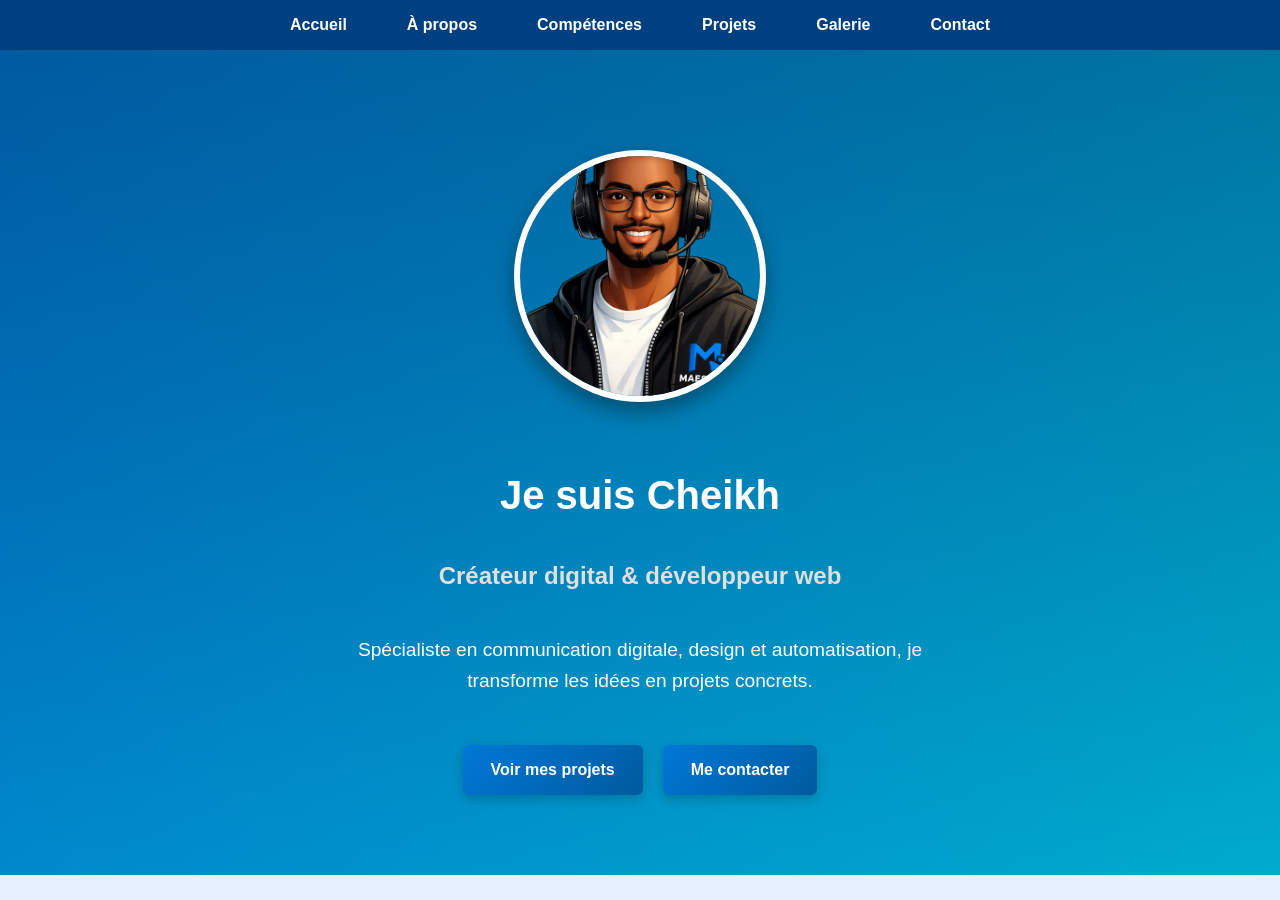
<file: index.html>
<!DOCTYPE html>
<html lang="fr">
<head>
  <meta charset="UTF-8">
  <meta name="viewport" content="width=device-width, initial-scale=1.0">
  <title>Accueil - Portfolio Cheikh</title>
  <link rel="stylesheet" href="style.css">
</head>
<body id="home-page">
  <!-- Menu de navigation -->
  <nav>
    <div class="nav-container">
    
      <!-- Bouton hamburger pour mobile -->
      <button class="burger">☰</button>

      <!-- Liens de navigation -->
      <ul class="nav-links">
        <li><a href="index.html" class="active">Accueil</a></li>
        <li><a href="about/index.html">À propos</a></li>
        <li><a href="skills/index.html">Compétences</a></li>
        <li><a href="projects/index.html">Projets</a></li>
        <li><a href="gallery/index.html">Galerie</a></li>
        <li><a href="contact/index.html">Contact</a></li>
      </ul>
    </div>
  </nav>

  <!-- Section d’accueil -->
  <header class="hero">
    <img src="assets/monavatar.png" alt="Avatar Cheikh" class="avatar">
    <h1>Je suis Cheikh</h1>
    <h2>Créateur digital & développeur web</h2>
    <p>Spécialiste en communication digitale, design et automatisation, je transforme les idées en projets concrets.</p>
    <div class="cta-container">
      <a href="projects/index.html" class="cta-button">Voir mes projets</a>
      <a href="contact/index.html" class="cta-button secondary">Me contacter</a>
    </div>
  </header>

  <!-- Script pour activer le menu mobile -->
  <script>
    const burger = document.querySelector('.burger');
    const navLinks = document.querySelector('.nav-links');

    if (burger && navLinks) {
      burger.addEventListener('click', () => {
        navLinks.classList.toggle('show');
        burger.classList.toggle('open');
      });

      const links = navLinks.querySelectorAll('a');
      links.forEach(link => {
        link.addEventListener('click', () => {
          navLinks.classList.remove('show');
          burger.classList.remove('open');
        });
      });
    }
  </script>

  <script src="script.js"></script>
</body>
</html>
</file>
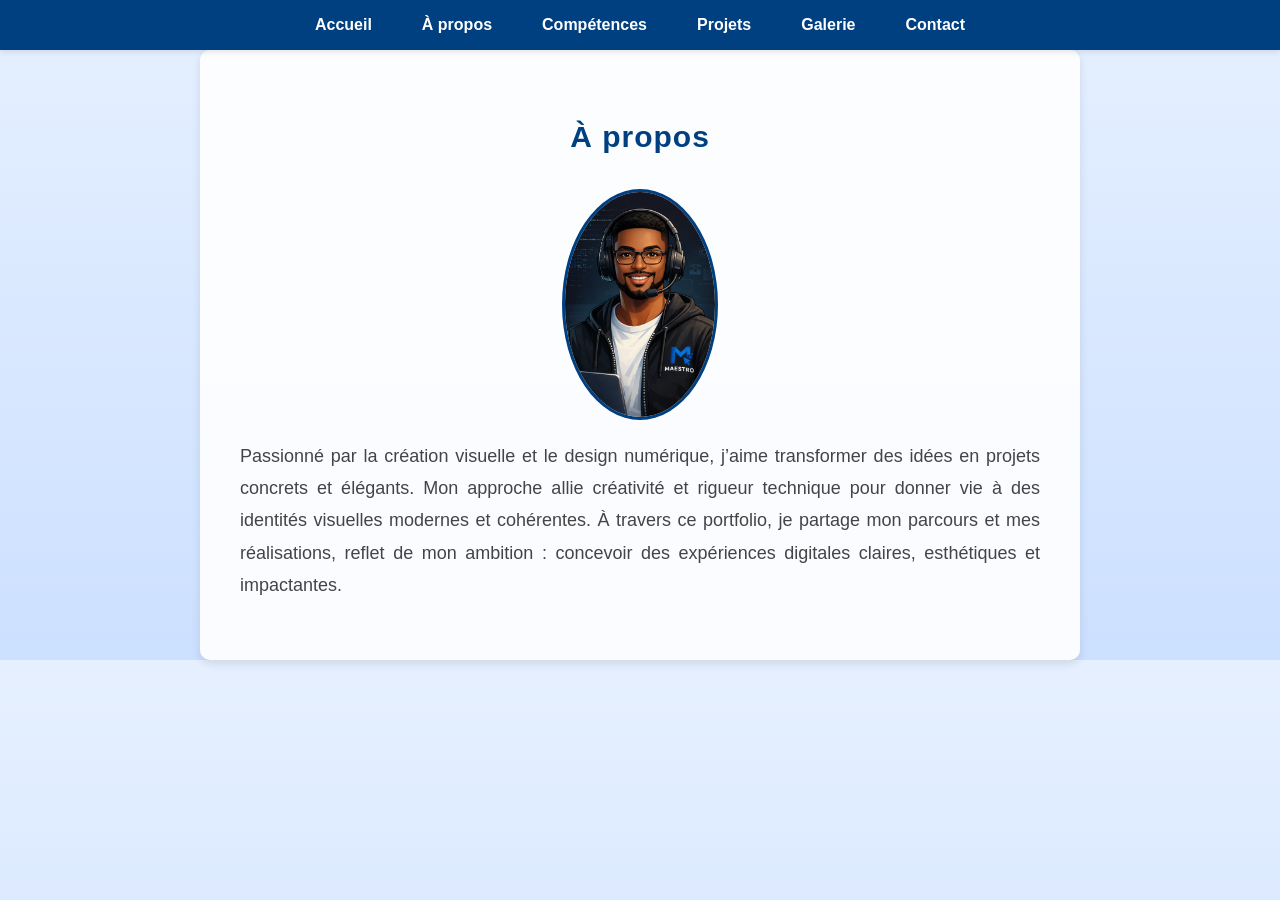
<file: about/index.html>
<!DOCTYPE html>
<html lang="fr">
<head>
  <meta charset="UTF-8">
  <meta name="viewport" content="width=device-width, initial-scale=1.0">
  <title>À propos - Portfolio Cheikh</title>
  <link rel="stylesheet" href="../style.css">
  <!-- Import des icônes Font Awesome si besoin -->
  <link rel="stylesheet" href="https://cdnjs.cloudflare.com/ajax/libs/font-awesome/6.5.0/css/all.min.css">
</head>
<body id="about-page">
  <!-- Menu de navigation -->
  <nav>
    <div class="nav-container">
    

      <script>
  const menuToggle = document.getElementById('menu-toggle');
  const navLinks = document.getElementById('nav-links');

  menuToggle.addEventListener('click', () => {
    navLinks.classList.toggle('show');
  });
</script

      <!-- Liens de navigation -->
      <ul class="nav-links">
        <li><a href="../index.html">Accueil</a></li>
        <li><a href="index.html" class="active">À propos</a></li>
        <li><a href="../skills/index.html">Compétences</a></li>
        <li><a href="../projects/index.html">Projets</a></li>
        <li><a href="../gallery/index.html">Galerie</a></li>
        <li><a href="../contact/index.html">Contact</a></li>
      </ul>
    </div>
  </nav>

  <!-- Contenu principal -->
  <main>
    <h1>À propos</h1>
    <img src="../assets/avatar.png" alt="Photo de Cheikh" class="avatar">
    <p>
      Passionné par la création visuelle et le design numérique, j’aime transformer des idées en projets concrets et élégants.  
      Mon approche allie créativité et rigueur technique pour donner vie à des identités visuelles modernes et cohérentes.  
      À travers ce portfolio, je partage mon parcours et mes réalisations, reflet de mon ambition : concevoir des expériences digitales claires, esthétiques et impactantes.
    </p>
  </main>

  <!-- Script pour activer le menu mobile -->
  <script src="../script.js"></script>
  
</body>
</html>
</file>
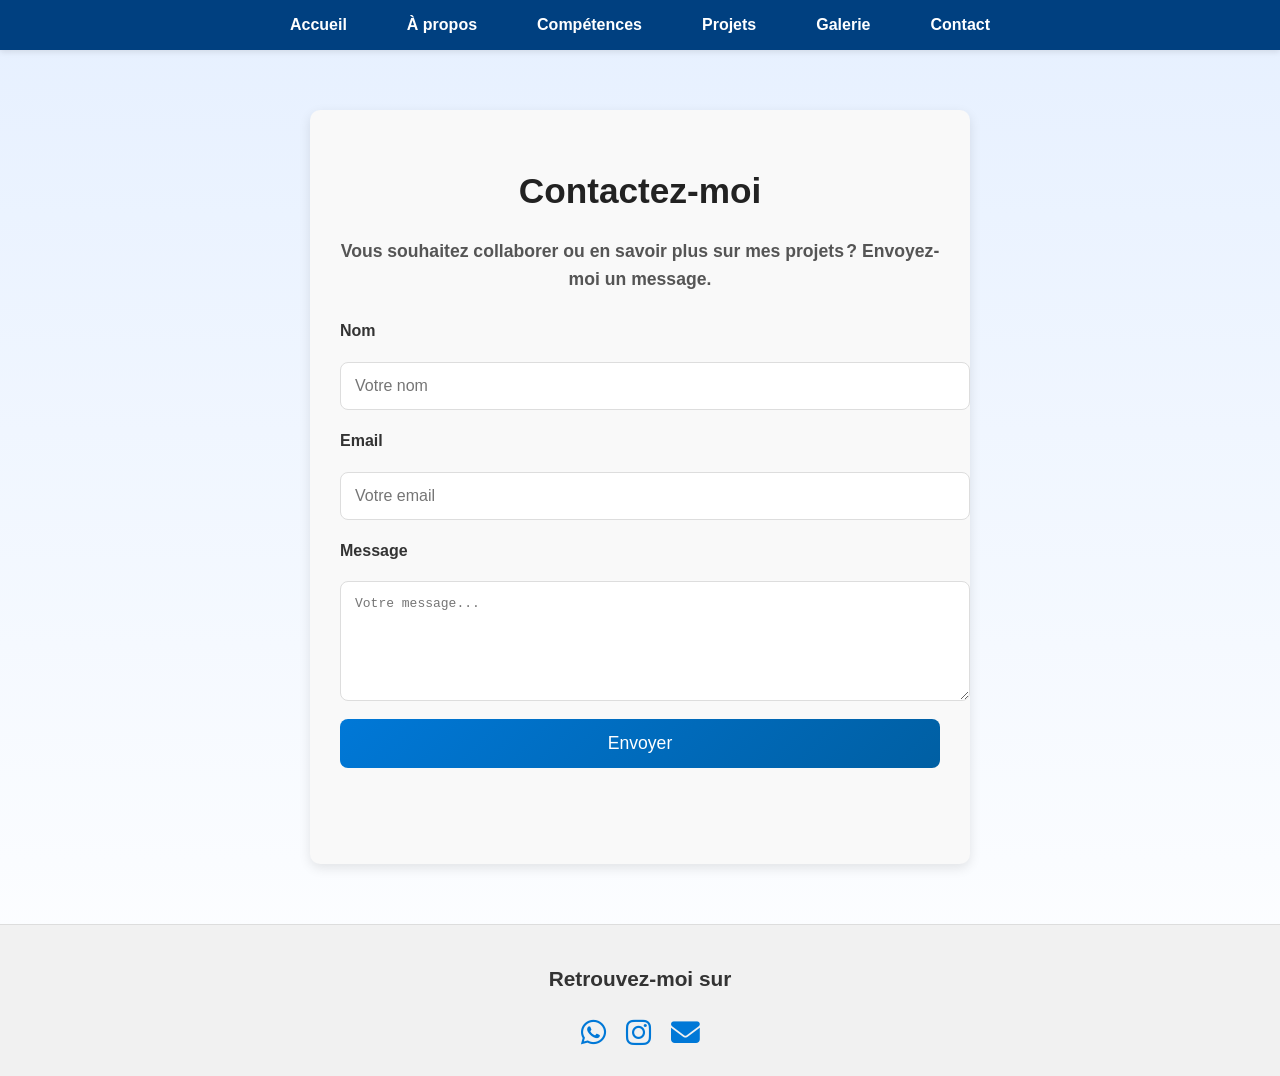
<file: contact/index.html>
<!DOCTYPE html>
<html lang="fr">
<head>
  <meta charset="UTF-8">
  <meta name="viewport" content="width=device-width, initial-scale=1.0">
  <title>Contact - Portfolio Cheikh</title>
  <link rel="stylesheet" href="../style.css">
  <!-- Import des icônes Font Awesome -->
  <link rel="stylesheet" href="https://cdnjs.cloudflare.com/ajax/libs/font-awesome/6.5.0/css/all.min.css">
  <style>
    footer {
      margin-top: 40px;
      padding: 20px;
      background: #f1f1f1;
      text-align: center;
      border-top: 1px solid #ddd;
    }

    footer h2 {
      font-size: 1.3em;
      margin-bottom: 15px;
      color: #333;
    }

    .social-icons {
      display: flex;
      justify-content: center;
      gap: 20px;
    }

    .social-icons a {
      text-decoration: none;
      color: #0078d7;
      font-size: 1.8em;
      transition: transform 0.3s ease, color 0.3s ease;
    }

    .social-icons a:hover {
      transform: scale(1.2);
      color: #005fa3;
    }
  </style>
</head>
<body id="contact-page">
  <!-- Menu de navigation -->
  <nav>
    <div class="nav-container">
    

      <!-- Bouton hamburger pour mobile -->
      <button class="burger">☰</button>

      <!-- Liens de navigation -->
      <ul class="nav-links">
        <li><a href="../index.html">Accueil</a></li>
        <li><a href="../about/index.html">À propos</a></li>
        <li><a href="../skills/index.html">Compétences</a></li>
        <li><a href="../projects/index.html">Projets</a></li>
        <li><a href="../gallery/index.html">Galerie</a></li>
        <li><a href="index.html" class="active">Contact</a></li>
      </ul>
    </div>
  </nav>

  <!-- Section Contact -->
  <main>
    <h1>Contactez-moi</h1>
    <p class="intro-text">
      <strong>Vous souhaitez collaborer ou en savoir plus sur mes projets ? Envoyez-moi un message.</strong>
    </p>

    <form class="contact-form" action="https://formspree.io/f/xzdjgaja" method="POST" onsubmit="showThankYou(event)">
      <label for="name">Nom</label>
      <input type="text" id="name" name="name" placeholder="Votre nom" required>

      <label for="email">Email</label>
      <input type="email" id="email" name="_replyto" placeholder="Votre email" required>

      <label for="message">Message</label>
      <textarea id="message" name="message" rows="6" placeholder="Votre message..." required></textarea>

      <button type="submit">Envoyer</button>
    </form>

    <p class="thank-you" id="thankYouMessage">✅ Merci, votre message a été envoyé avec succès !</p>
  </main>

  <!-- Footer avec icônes -->
  <footer>
    <h2>Retrouvez-moi sur</h2>
    <div class="social-icons">
      <a href="https://wa.me/221784383911" target="_blank"><i class="fab fa-whatsapp"></i></a>
      <a href="https://instagram.com/cheikh_maestro_" target="_blank"><i class="fab fa-instagram"></i></a>
      <a href="mailto:cheikhmaestro8@gmail.com"><i class="fas fa-envelope"></i></a>
    </div>
  </footer>

  <!-- Script pour activer le menu mobile -->
  <script src="../script.js"></script>
</body>
</html>
</file>
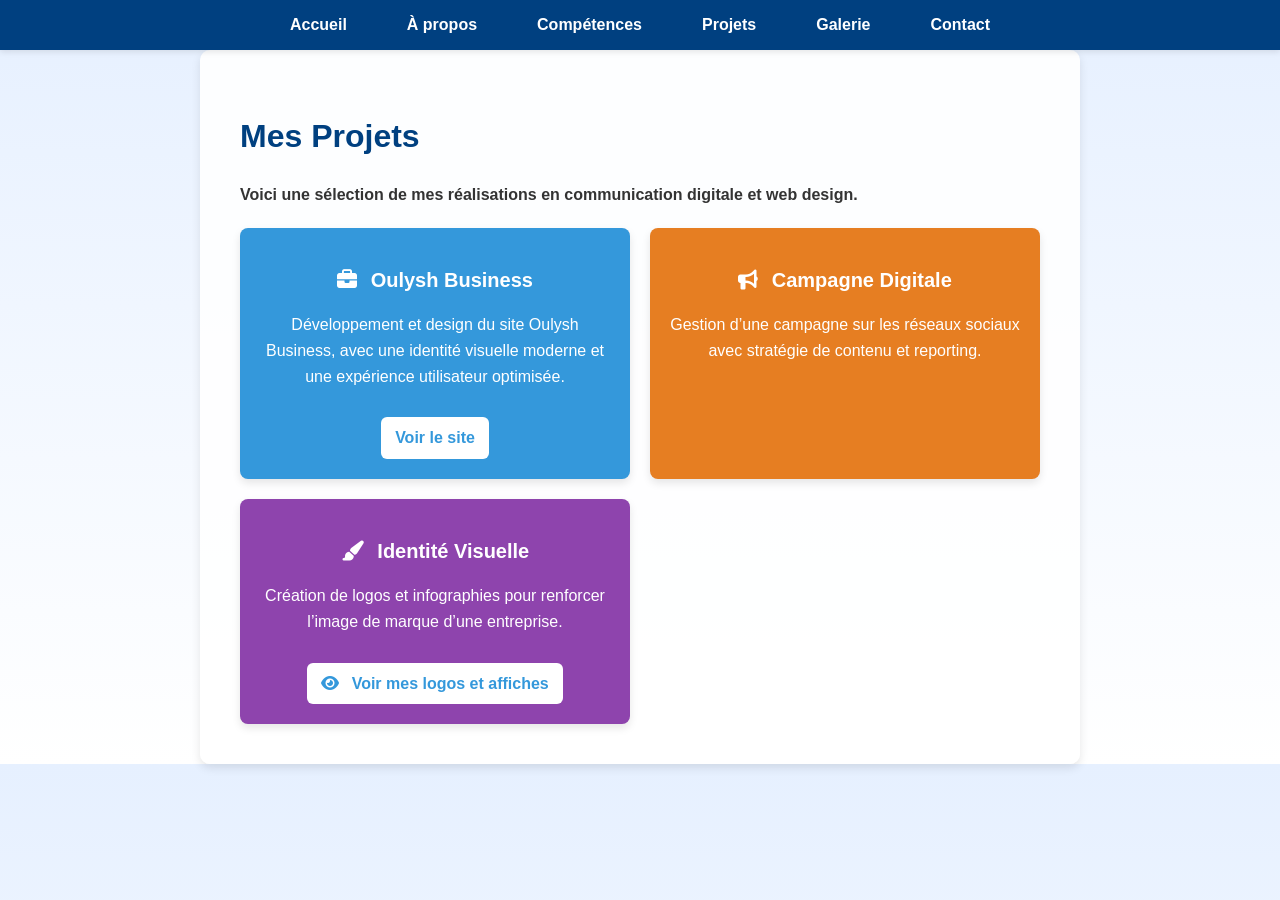
<file: projects/index.html>
<!DOCTYPE html>
<html lang="fr">
<head>
  <meta charset="UTF-8">
  <meta name="viewport" content="width=device-width, initial-scale=1.0">
  <title>Projets - Portfolio Cheikh</title>
  <link rel="stylesheet" href="../style.css">
  <!-- Font Awesome pour les icônes -->
  <link rel="stylesheet" href="https://cdnjs.cloudflare.com/ajax/libs/font-awesome/6.5.0/css/all.min.css">
</head>
<body id="projects-page">
  <!-- Menu de navigation -->
  <nav>
    <div class="nav-container">

      <!-- Bouton hamburger pour mobile -->
      <button class="burger">☰</button>

      <!-- Liens de navigation -->
      <ul class="nav-links">
        <li><a href="../index.html">Accueil</a></li>
        <li><a href="index.html" class="active">À propos</a></li>
        <li><a href="../skills/index.html">Compétences</a></li>
        <li><a href="../projects/index.html">Projets</a></li>
        <li><a href="../gallery/index.html">Galerie</a></li>
        <li><a href="../contact/index.html">Contact</a></li>
      </ul>
    </div>
  </nav>
  <!-- Contenu principal -->
  <main>
    <h1>Mes Projets</h1>
    <p class="intro-text">
      <strong>Voici une sélection de mes réalisations en communication digitale et web design.</strong>
    </p>

    <section class="projects-grid">
      <div class="project-card project-oulysh">
        <h2><i class="fas fa-briefcase"></i> Oulysh Business</h2>
        <p>Développement et design du site Oulysh Business, avec une identité visuelle moderne et une expérience utilisateur optimisée.</p>
        <a href="https://diouf517.github.io/oulyshbusiness/" target="_blank" class="project-link">Voir le site</a>
      </div>
      <div class="project-card project-campagne">
        <h2><i class="fas fa-bullhorn"></i> Campagne Digitale</h2>
        <p>Gestion d’une campagne sur les réseaux sociaux avec stratégie de contenu et reporting.</p>
      </div>
      <div class="project-card project-identite">
        <h2><i class="fas fa-paint-brush"></i> Identité Visuelle</h2>
        <p>Création de logos et infographies pour renforcer l’image de marque d’une entreprise.</p>

        <!-- Bouton qui redirige vers la page Galerie -->
        <a href="../gallery/" class="project-link">
          <i class="fas fa-eye"></i> Voir mes logos et affiches
        </a>
      </div>
    </section>
  </main>

  <!-- Script pour activer le menu mobile -->
  <script>
    const burger = document.querySelector('.burger');
    const navLinks = document.querySelector('.nav-links');

    if (burger && navLinks) {
      burger.addEventListener('click', () => {
        navLinks.classList.toggle('show');
        burger.classList.toggle('open');
      });

      const links = navLinks.querySelectorAll('a');
      links.forEach(link => {
        link.addEventListener('click', () => {
          navLinks.classList.remove('show');
          burger.classList.remove('open');
        });
      });
    }
  </script>
</body>
</html>
</file>
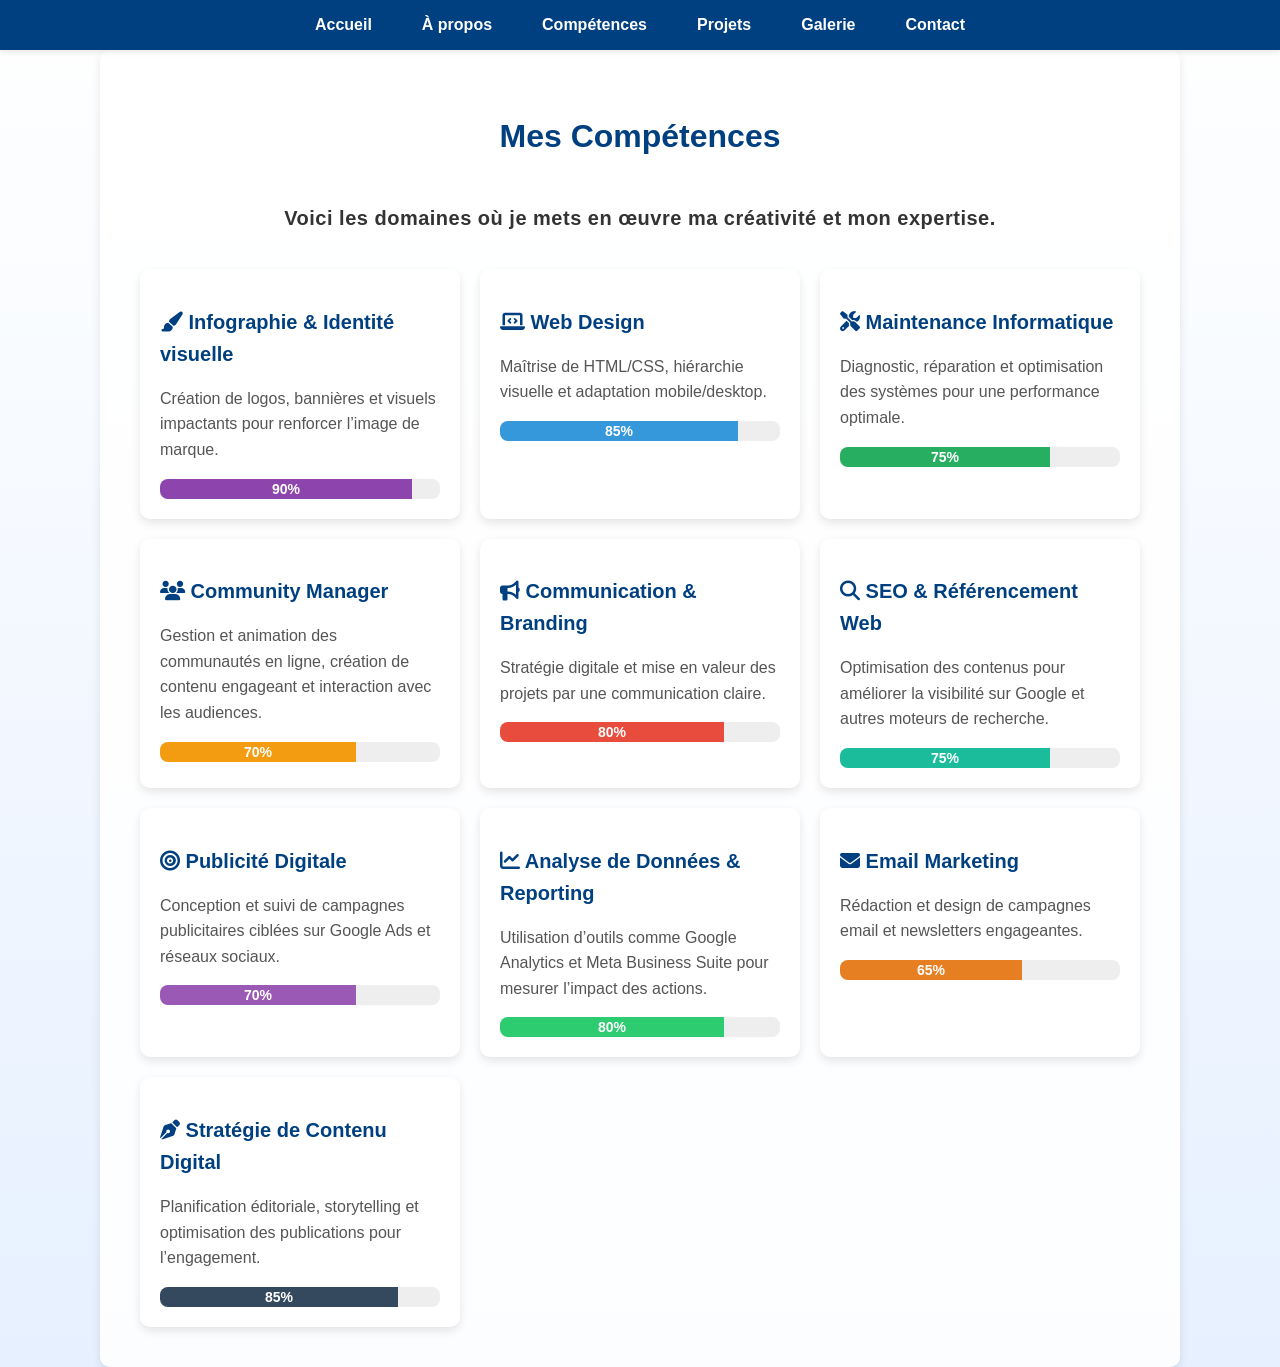
<file: skills/index.html>
<!DOCTYPE html>
<html lang="fr">
<head>
  <meta charset="UTF-8">
  <meta name="viewport" content="width=device-width, initial-scale=1.0">
  <title>Compétences - Portfolio Cheikh</title>
  <link rel="stylesheet" href="../style.css">
  <!-- Font Awesome pour les icônes -->
  <link rel="stylesheet" href="https://cdnjs.cloudflare.com/ajax/libs/font-awesome/6.5.0/css/all.min.css">
</head>
<body id="skills-page">
  <!-- Menu de navigation -->
  <nav>
    <div class="nav-container">

      <!-- Bouton hamburger pour mobile -->
      <button class="burger">☰</button>

      <!-- Liens de navigation -->
      <ul class="nav-links">
        <li><a href="../index.html">Accueil</a></li>
        <li><a href="index.html" class="active">À propos</a></li>
        <li><a href="../skills/index.html">Compétences</a></li>
        <li><a href="../projects/index.html">Projets</a></li>
        <li><a href="../gallery/index.html">Galerie</a></li>
        <li><a href="../contact/index.html">Contact</a></li>
      </ul>
    </div>
  </nav>
  <!-- Contenu principal -->
  <main>
    <h1>Mes Compétences</h1>
    <p class="intro-text">
      <strong>Voici les domaines où je mets en œuvre ma créativité et mon expertise.</strong>
    </p>
    
    <section class="skills-grid">
      <div class="skill-card">
        <h2><i class="fas fa-paint-brush"></i> Infographie & Identité visuelle</h2>
        <p>Création de logos, bannières et visuels impactants pour renforcer l’image de marque.</p>
        <div class="progress-bar"><div style="--value:90%">90%</div></div>
      </div>
      <div class="skill-card">
        <h2><i class="fas fa-laptop-code"></i> Web Design</h2>
        <p>Maîtrise de HTML/CSS, hiérarchie visuelle et adaptation mobile/desktop.</p>
        <div class="progress-bar"><div style="--value:85%">85%</div></div>
      </div>
      <div class="skill-card">
        <h2><i class="fas fa-tools"></i> Maintenance Informatique</h2>
        <p>Diagnostic, réparation et optimisation des systèmes pour une performance optimale.</p>
        <div class="progress-bar"><div style="--value:75%">75%</div></div>
      </div>
      <div class="skill-card">
        <h2><i class="fas fa-users"></i> Community Manager</h2>
        <p>Gestion et animation des communautés en ligne, création de contenu engageant et interaction avec les audiences.</p>
        <div class="progress-bar"><div style="--value:70%">70%</div></div>
      </div>
      <div class="skill-card">
        <h2><i class="fas fa-bullhorn"></i> Communication & Branding</h2>
        <p>Stratégie digitale et mise en valeur des projets par une communication claire.</p>
        <div class="progress-bar"><div style="--value:80%">80%</div></div>
      </div>
      <div class="skill-card">
        <h2><i class="fas fa-search"></i> SEO & Référencement Web</h2>
        <p>Optimisation des contenus pour améliorer la visibilité sur Google et autres moteurs de recherche.</p>
        <div class="progress-bar"><div style="--value:75%">75%</div></div>
      </div>
      <div class="skill-card">
        <h2><i class="fas fa-bullseye"></i> Publicité Digitale</h2>
        <p>Conception et suivi de campagnes publicitaires ciblées sur Google Ads et réseaux sociaux.</p>
        <div class="progress-bar"><div style="--value:70%">70%</div></div>
      </div>
      <div class="skill-card">
        <h2><i class="fas fa-chart-line"></i> Analyse de Données & Reporting</h2>
        <p>Utilisation d’outils comme Google Analytics et Meta Business Suite pour mesurer l’impact des actions.</p>
        <div class="progress-bar"><div style="--value:80%">80%</div></div>
      </div>
      <div class="skill-card">
        <h2><i class="fas fa-envelope"></i> Email Marketing</h2>
        <p>Rédaction et design de campagnes email et newsletters engageantes.</p>
        <div class="progress-bar"><div style="--value:65%">65%</div></div>
      </div>
      <div class="skill-card">
        <h2><i class="fas fa-pen-nib"></i> Stratégie de Contenu Digital</h2>
        <p>Planification éditoriale, storytelling et optimisation des publications pour l’engagement.</p>
        <div class="progress-bar"><div style="--value:85%">85%</div></div>
      </div>
    </section>
  </main>

  <!-- Script pour activer le menu mobile -->
  <script src="../script.js"></script>
</body>
</html>
</file>
<file: style.css>
/* Style global */
body {
  margin: 0;
  font-family: Arial, sans-serif;
  background: #f4f4f9;
  color: #333;
}

/* Overlay dégradé léger */
.hero::before {
  content: "";
  position: absolute;
  top: 0; left: 0;
  width: 100%; height: 100%;
  background: linear-gradient(
    rgba(0, 0, 0, 0.25),   /* léger assombrissement en bas */
    rgba(0, 0, 0, 0.05)    /* quasi transparent en haut */
  );
  z-index: 1;
}

/* Contenu au-dessus de l’overlay */
.hero h1, .hero p, .hero nav, .hero .logo, .cta-btn {
  position: relative;
  z-index: 2;
}

/* Logo */
.hero .logo {
  width: 100px;
  margin-bottom: 20px;
}

/* Bouton CTA */
.cta-btn {
  display: inline-block;
  margin-top: 20px;
  padding: 12px 25px;
  background: linear-gradient(45deg, #ffcc00, #ffaa00);
  color: #000;
  font-size: 18px;
  font-weight: bold;
  text-decoration: none;
  border-radius: 30px;
  box-shadow: 0 4px 6px rgba(0,0,0,0.3);
  transition: all 0.3s ease;
}

.cta-btn:hover {
  transform: scale(1.08);
  color: #fff;
}


/* ✅ Responsive */
@media (max-width: 768px) {
  nav ul {
    flex-direction: column;
    gap: 10px;
  }
}
main {
  padding: 40px;
}

main h1 {
  color: #004080;
  margin-bottom: 20px;
}

.avatar {
  width: 150px;
  border-radius: 50%;
  border: 3px solid #004080;
  margin: 20px 0;
}
body {
  margin: 0;
  font-family: Arial, sans-serif;
  background: linear-gradient(to bottom, #e6f0ff, #ffffff); /* bleu très clair vers blanc */
  color: #333;
}

main {
  padding: 40px;
  max-width: 800px;
  margin: auto;
  background: rgba(255,255,255,0.9); /* bloc semi-transparent */
  border-radius: 10px;
  box-shadow: 0 4px 10px rgba(0,0,0,0.1);
}
/* Fond spécifique à la page À propos */
#about-page {
  background: linear-gradient(to bottom, #e6f0ff, #cce0ff); /* dégradé bleu clair */
  color: #333;
  font-family: Arial, sans-serif;
  margin: 0;
}

/* Menu spécifique à À propos */
#about-page nav ul {
  background: #004080; /* barre bleu foncé */
  padding: 15px;
  display: flex;
  gap: 20px;
  justify-content: center;
  margin: 0;
}

#about-page nav ul li a {
  color: #fff; /* texte blanc sur fond bleu */
  text-decoration: none;
  font-weight: bold;
}

#about-page nav ul li a:hover {
  text-decoration: underline;
}

/* Contenu principal */
#about-page main {
  padding: 40px;
  max-width: 800px;
  margin: auto;
  background: rgba(255,255,255,0.9); /* bloc semi-transparent */
  border-radius: 10px;
  box-shadow: 0 4px 10px rgba(0,0,0,0.1);
}

#about-page main h1 {
  color: #004080;
  margin-bottom: 20px;
}

#about-page .avatar {
  width: 150px;
  border-radius: 50%;
  border: 3px solid #004080;
  margin: 20px 0;
}
/* Style spécifique à la page À propos */
#about-page main {
  padding: 40px;
  max-width: 800px;
  margin: auto;
  background: rgba(255,255,255,0.9);
  border-radius: 10px;
  box-shadow: 0 4px 10px rgba(0,0,0,0.1);
  font-family: "Segoe UI", "Helvetica Neue", Arial, sans-serif;
  line-height: 1.8; /* espacement entre les lignes */
  font-size: 16px;
  color: #333;
}

/* Titre principal */
#about-page main h1 {
  font-size: 32px;
  font-weight: bold;
  color: #004080;
  text-align: center;
  margin-bottom: 30px;
  letter-spacing: 1px; /* espace entre les lettres */
}

/* Texte du paragraphe */
#about-page main p {
  font-size: 18px;
  color: #444;
  text-align: justify; /* alignement justifié pour un rendu pro */
  margin-top: 20px;
}

/* Style de la photo */
#about-page .avatar {
  display: block;
  margin: 0 auto 20px auto;
  width: 160px;
  border-radius: 50%;
  border: 4px solid #004080;
}
/* Style général pour la page À propos */
#about-page main {
  padding: 40px;
  max-width: 800px;
  margin: auto;
  background: rgba(255,255,255,0.9);
  border-radius: 10px;
  box-shadow: 0 4px 10px rgba(0,0,0,0.1);
  font-family: "Poppins", "Segoe UI", Arial, sans-serif; /* police moderne */
  line-height: 1.8;
  font-size: 16px;
  color: #333;
}

/* Titre principal */
#about-page main h1 {
  font-size: 30px;
  font-weight: 600; /* semi-bold, pas trop gras */
  color: #004080;
  text-align: center;
  margin-bottom: 25px;
  letter-spacing: 1px;
}

/* Texte du paragraphe */
#about-page main p {
  font-size: 18px;
  color: #444;
  text-align: justify;
  margin-top: 20px;
  font-weight: 400; /* normal */
}

/* Photo */
#about-page .avatar {
  display: block;
  margin: 0 auto 20px auto;
  width: 150px;
  border-radius: 50%;
  border: 3px solid #004080;
}

/* ✅ Adaptation mobile */
@media (max-width: 600px) {
  #about-page main {
    padding: 20px;
    font-size: 14px;
  }

  #about-page main h1 {
    font-size: 22px;
  }

  #about-page main p {
    font-size: 16px;
  }

  #about-page .avatar {
    width: 110px;
    border-width: 2px;
  }
}
/* Style global */
body {
  margin: 0;
  font-family: "Poppins", "Segoe UI", Arial, sans-serif;
  line-height: 1.6;
  color: #333;
}

/* Navigation */
nav ul {
  list-style: none;
  display: flex;
  gap: 20px;
  padding: 15px;
  margin: 0;
  justify-content: center;
}

nav ul li a {
  text-decoration: none;
  font-weight: 600;
}
/* Fond spécifique */
#skills-page {
  background: linear-gradient(to bottom, #fff, #e6f0ff);
  color: #333;
  font-family: "Poppins", Arial, sans-serif;
}

/* Menu */
#skills-page nav ul {
  background: #004080;
  padding: 15px;
  display: flex;
  gap: 20px;
  justify-content: center;
  margin: 0;
}

#skills-page nav ul li a {
  color: #fff;
  text-decoration: none;
  font-weight: 600;
}

/* Contenu principal */
#skills-page main {
  padding: 40px;
  max-width: 1000px;
  margin: auto;
}

#skills-page main h1 {
  text-align: center;
  color: #004080;
  margin-bottom: 40px;
}

/* Grille des compétences */
.skills-grid {
  display: grid;
  grid-template-columns: repeat(auto-fit, minmax(250px, 1fr));
  gap: 20px;
}

.skill-card {
  background: #fff;
  border-radius: 10px;
  padding: 20px;
  box-shadow: 0 4px 10px rgba(0,0,0,0.1);
  transition: transform 0.2s ease;
}

.skill-card:hover {
  transform: translateY(-5px);
}

.skill-card h2 {
  color: #004080;
  margin-bottom: 10px;
  font-size: 20px;
}

.skill-card p {
  font-size: 16px;
  color: #555;
}


/* Effet interactif sur les cartes */
.skill-card {
  background: #fff;
  border-radius: 10px;
  padding: 20px;
  box-shadow: 0 4px 10px rgba(0,0,0,0.1);
  transition: transform 0.2s ease, box-shadow 0.2s ease;
  cursor: pointer; /* indique que c’est cliquable */
}

.skill-card:hover {
  transform: translateY(-5px);
  box-shadow: 0 6px 14px rgba(0,0,0,0.15);
}

/* ✅ Effet tactile sur mobile */
.skill-card:active {
  transform: scale(0.97); /* léger zoom arrière quand on appuie */
  box-shadow: 0 3px 8px rgba(0,0,0,0.2);
}
/* Effet interactif sur les cartes */
.skill-card {
  background: #fff;
  border-radius: 10px;
  padding: 20px;
  box-shadow: 0 4px 10px rgba(0,0,0,0.1);
  transition: transform 0.2s ease, box-shadow 0.2s ease, background-color 0.2s ease;
  cursor: pointer;
}

/* Survol desktop */
.skill-card:hover {
  transform: translateY(-5px);
  box-shadow: 0 6px 14px rgba(0,0,0,0.15);
  background-color: #f0f8ff; /* bleu très clair */
}

/* Appui mobile */
.skill-card:active {
  transform: scale(0.97);
  box-shadow: 0 3px 8px rgba(0,0,0,0.2);
  background-color: #e6f2ff; /* bleu clair */
}
.skill-level {
  background: #e6f0ff;
  border-radius: 5px;
  overflow: hidden;
  margin-top: 10px;
}

.skill-level div {
  height: 8px;
  background: #004080;
  width: 80%; /* niveau en pourcentage */
}
/* Phrase d'accroche */
#skills-page .intro-text {
  text-align: center;
  font-size: 20px;          /* un peu plus grande */
  color: #333;              /* gris foncé, plus sérieux */
  margin-bottom: 35px;
  font-family: "Poppins", "Roboto", "Segoe UI", Arial, sans-serif; /* police moderne */
  font-weight: 300;         /* léger, raffiné */
  letter-spacing: 0.5px;    /* espace subtil entre les lettres */
}
/* Barres de progression */
.progress-bar {
  background: #eee;
  border-radius: 8px;
  overflow: hidden;
  margin-top: 12px;
}

.progress-bar div {
  height: 20px;
  background: #004080;
  color: #fff;
  text-align: center;
  font-size: 14px;
  line-height: 20px;
  transition: width 0.4s ease;
}
/* Barres de progression */
.progress-bar {
  background: #eee;
  border-radius: 8px;
  overflow: hidden;
  margin-top: 12px;
}

.progress-bar div {
  height: 20px;
  color: #fff;
  text-align: center;
  font-size: 14px;
  line-height: 20px;
  transition: width 0.4s ease;
  font-weight: 600;
}

/* Couleurs par compétence */
.skill-card:nth-child(1) .progress-bar div {
  background: #8e44ad; /* violet pour Infographie */
}

.skill-card:nth-child(2) .progress-bar div {
  background: #3498db; /* bleu pour Web Design */
}

.skill-card:nth-child(3) .progress-bar div {
  background: #27ae60; /* vert pour Maintenance */
}

.skill-card:nth-child(4) .progress-bar div {
  background: #f39c12; /* orange pour Déploiement */
}

.skill-card:nth-child(5) .progress-bar div {
  background: #e74c3c; /* rouge pour Communication */
}
.progress-bar {
  background: #eee;
  border-radius: 8px;
  overflow: hidden;
  margin-top: 12px;
}

.progress-bar div {
  height: 20px;
  color: #fff;
  text-align: center;
  font-size: 14px;
  line-height: 20px;
  font-weight: 600;
  width: 0; /* départ à 0% */
  animation: fillBar 1.5s ease forwards;
}

/* Animation qui utilise la variable --value */
@keyframes fillBar {
  from { width: 0; }
  to { width: var(--value); }
}

/* Couleurs par compétence */
.skill-card:nth-child(1) .progress-bar div { background: #8e44ad; } /* violet */
.skill-card:nth-child(2) .progress-bar div { background: #3498db; } /* bleu */
.skill-card:nth-child(3) .progress-bar div { background: #27ae60; } /* vert */
.skill-card:nth-child(4) .progress-bar div { background: #f39c12; } /* orange */
.skill-card:nth-child(5) .progress-bar div { background: #e74c3c; } /* rouge */
.progress-bar {
  background: #eee;
  border-radius: 8px;
  overflow: hidden;
  margin-top: 12px;
}

.progress-bar div {
  height: 20px;
  color: #fff;
  text-align: center;
  font-size: 14px;
  line-height: 20px;
  font-weight: 600;
  width: 0; /* départ à 0% */
  animation: fillBar 1.5s ease forwards;
}

/* Animation qui utilise la variable --value */
@keyframes fillBar {
  from { width: 0; }
  to { width: var(--value); }
}

/* Couleurs par compétence */
.skill-card:nth-child(1) .progress-bar div { background: #8e44ad; } /* violet Infographie */
.skill-card:nth-child(2) .progress-bar div { background: #3498db; } /* bleu Web Design */
.skill-card:nth-child(3) .progress-bar div { background: #27ae60; } /* vert Maintenance */
.skill-card:nth-child(4) .progress-bar div { background: #f39c12; } /* orange Community Manager */
.skill-card:nth-child(5) .progress-bar div { background: #e74c3c; } /* rouge Communication & Branding */
.skill-card:nth-child(6) .progress-bar div { background: #1abc9c; } /* turquoise SEO */
.skill-card:nth-child(7) .progress-bar div { background: #9b59b6; } /* violet Publicité Digitale */
.skill-card:nth-child(8) .progress-bar div { background: #2ecc71; } /* vert Analyse de Données */
.skill-card:nth-child(9) .progress-bar div { background: #e67e22; } /* orange Email Marketing */
.skill-card:nth-child(10) .progress-bar div { background: #34495e; } /* gris foncé Stratégie de Contenu */
.projects-grid {
  display: grid;
  grid-template-columns: repeat(auto-fit, minmax(280px, 1fr));
  gap: 20px;
  margin-top: 20px;
}

.project-card {
  background: #fff;
  border-radius: 8px;
  box-shadow: 0 4px 8px rgba(0,0,0,0.1);
  padding: 16px;
  text-align: center;
  transition: transform 0.3s ease;
}

.project-card:hover {
  transform: translateY(-5px);
}

.project-card img {
  width: 100%;
  border-radius: 6px;
  margin-bottom: 12px;
}
.project-link {
  display: inline-block;
  margin-top: 10px;
  padding: 8px 14px;
  background: #3498db;
  color: #fff;
  text-decoration: none;
  border-radius: 6px;
  transition: background 0.3s ease;
}

.project-link:hover {
  background: #21618c;
}
.project-card img {
  width: 100%;
  border-radius: 6px;
  margin-bottom: 12px;
}
.projects-grid {
  display: grid;
  grid-template-columns: repeat(auto-fit, minmax(280px, 1fr));
  gap: 20px;
  margin-top: 20px;
}

.project-card {
  border-radius: 8px;
  padding: 20px;
  text-align: center;
  color: #fff;
  transition: transform 0.3s ease;
}

.project-card h2 {
  margin-bottom: 10px;
  font-size: 20px;
}

.project-card i {
  margin-right: 8px;
}

.project-card:hover {
  transform: translateY(-5px);
}

/* Fonds colorés par projet */
.project-oulysh { background: #3498db; }      /* bleu Oulysh Business */
.project-campagne { background: #e67e22; }   /* orange Campagne Digitale */
.project-identite { background: #8e44ad; }   /* violet Identité Visuelle */

.project-link {
  display: inline-block;
  margin-top: 12px;
  padding: 8px 14px;
  background: #fff;
  color: #3498db;
  text-decoration: none;
  border-radius: 6px;
  font-weight: bold;
  transition: background 0.3s ease, color 0.3s ease;
}

.project-link:hover {
  background: #21618c;
  color: #fff;
}
/* Barre de navigation spécifique à la page Projets */
#projects-page nav {
  background: #004080;
  padding: 12px 0;
}

#projects-page nav ul {
  list-style: none;
  display: flex;
  justify-content: center;
  margin: 0;
  padding: 0;
}

#projects-page nav ul li {
  margin: 0 15px;
}

#projects-page nav ul li a {
  color: #fff;
  text-decoration: none;
  font-weight: bold;
  transition: color 0.3s ease;
}

#projects-page nav ul li a:hover {
  color: #f1c40f; /* jaune doré au survol */
}
/* Barre de navigation spécifique aux pages internes */
#about-page nav,
#skills-page nav,
#projects-page nav,
#contact-page nav {
  background: #004080; /* bleu foncé uniforme */
  padding: 12px 0;
}

/* Style commun pour la liste */
#about-page nav ul,
#skills-page nav ul,
#projects-page nav ul,
#contact-page nav ul {
  list-style: none;
  display: flex;
  justify-content: center;
  margin: 0;
  padding: 0;
  flex-wrap: wrap; /* permet de s’adapter sur mobile */
}

#about-page nav ul li,
#skills-page nav ul li,
#projects-page nav ul li,
#contact-page nav ul li {
  margin: 0 15px;
}

#about-page nav ul li a,
#skills-page nav ul li a,
#projects-page nav ul li a,
#contact-page nav ul li a {
  color: #fff;
  text-decoration: none;
  font-weight: bold;
  transition: color 0.3s ease;
}

#about-page nav ul li a:hover,
#skills-page nav ul li a:hover,
#projects-page nav ul li a:hover,
#contact-page nav ul li a:hover {
  color: #f1c40f; /* jaune doré au survol */
}

/* Adaptation mobile */
@media (max-width: 768px) {
  #about-page nav ul,
  #skills-page nav ul,
  #projects-page nav ul,
  #contact-page nav ul {
    flex-direction: column; /* menu vertical sur mobile */
    align-items: center;
  }

  #about-page nav ul li,
  #skills-page nav ul li,
  #projects-page nav ul li,
  #contact-page nav ul li {
    margin: 10px 0;
  }
}
/* Barre de navigation interne */
#about-page nav,
#skills-page nav,
#projects-page nav,
#contact-page nav {
  background: #004080;
  padding: 12px 0;
  position: relative;
}

/* Liste horizontale par défaut */
nav ul {
  list-style: none;
  display: flex;
  justify-content: center;
  margin: 0;
  padding: 0;
}

nav ul li {
  margin: 0 15px;
}

nav ul li a {
  color: #fff;
  text-decoration: none;
  font-weight: bold;
  transition: color 0.3s ease;
}

nav ul li a:hover {
  color: #f1c40f;
}

/* Bouton burger caché sur desktop */
.menu-toggle {
  display: none;
  position: absolute;
  top: 12px;
  right: 20px;
  font-size: 24px;
  color: #fff;
  cursor: pointer;
}


/* Barre de navigation pour toutes les pages */
#home-page nav,
#about-page nav,
#skills-page nav,
#projects-page nav,
#contact-page nav {
  background: #004080; /* bleu foncé */
  padding: 12px 0;
}

.nav-container {
  display: flex;
  justify-content: space-between;
  align-items: center;
  max-width: 1100px;
  margin: 0 auto;
  padding: 0 20px;
}

.logo {
  color: #fff;
  font-weight: bold;
  font-size: 18px;
}

/* Liens horizontaux par défaut */
.nav-links {
  list-style: none;
  display: flex;
  margin: 0;
  padding: 0;
}

.nav-links li {
  margin: 0 15px;
}

.nav-links li a {
  color: #fff;
  text-decoration: none;
  font-weight: bold;
  transition: color 0.3s ease;
}

.nav-links li a:hover {
  color: #f1c40f;
}

/* Bouton burger caché sur desktop */
.burger {
  display: none;
  background: none;
  border: none;
  color: #fff;
  font-size: 22px;
  cursor: pointer;
}

/* Responsive mobile */
@media (max-width: 768px) {
  .burger {
    display: block; /* bouton visible sur mobile */
  }

  .nav-links {
    position: absolute;
    top: 60px;
    right: 0;
    background: #004080;
    flex-direction: column;
    align-items: center;
    width: 100%;
    max-height: 0; /* caché par défaut */
    overflow: hidden;
    transition: max-height 0.4s ease; /* animation slide-down */
  }

  .nav-links.show {
    max-height: 300px; /* affiché avec animation */
  }

  .nav-links li {
    margin: 15px 0;
  }
}
/* Galerie */
.gallery {
  display: grid;
  grid-template-columns: repeat(auto-fit, minmax(220px, 1fr));
  gap: 20px;
  margin-top: 15px;
}

.gallery img {
  width: 100%;
  border-radius: 6px;
  box-shadow: 0 3px 5px rgba(0,0,0,0.2);
  cursor: pointer;
  transition: transform 0.3s ease;
}

.gallery img:hover {
  transform: scale(1.05);
}

/* Lightbox */
.lightbox {
  display: none;
  position: fixed;
  z-index: 9999;
  left: 0; top: 0;
  width: 100%; height: 100%;
  background-color: rgba(0,0,0,0.9);
  overflow-y: auto;
  animation: fadeIn 0.4s ease;
  padding: 40px 20px;
}

/* Image agrandie centrée */
.lightbox-content {
  display: none;
  position: fixed;
  top: 50%; left: 50%;
  transform: translate(-50%, -50%);
  max-width: 80%;
  max-height: 80%;
  border-radius: 8px;
  box-shadow: 0 5px 15px rgba(0,0,0,0.5);
  z-index: 10000;
}

/* Quand une image est ouverte, la grille reste visible mais sombre */
.lightbox.show-image #lightbox-gallery {
  opacity: 0.3;
  filter: blur(2px); /* optionnel : flou léger */
  pointer-events: none;
}

/* Croix bien visible en haut à droite */
.close {
  position: fixed;
  top: 20px;
  right: 30px;
  font-size: 40px;
  color: #fff;
  cursor: pointer;
  z-index: 10001;
}

/* Flèches navigation */
.prev, .next {
  display: none;
  position: fixed;
  top: 50%;
  font-size: 40px;
  color: #fff;
  cursor: pointer;
  user-select: none;
  z-index: 10001;
}

.prev { left: 40px; transform: translateY(-50%); }
.next { right: 40px; transform: translateY(-50%); }

@keyframes fadeIn {
  from {opacity: 0;}
  to {opacity: 1;}
}
/* Barre de navigation interne */
#about-page nav,
#skills-page nav,
#projects-page nav,
#contact-page nav,
#gallery-page nav {
  background: #004080; /* bleu foncé uniforme */
  padding: 12px 0;
  position: relative;
}

/* Liste horizontale par défaut */
#about-page nav ul,
#skills-page nav ul,
#projects-page nav ul,
#contact-page nav ul,
#gallery-page nav ul {
  list-style: none;
  display: flex;
  justify-content: center;
  margin: 0;
  padding: 0;
  flex-wrap: wrap; /* permet de s’adapter sur mobile */
}

#about-page nav ul li a,
#skills-page nav ul li a,
#projects-page nav ul li a,
#contact-page nav ul li a,
#gallery-page nav ul li a {
  color: #fff;
  text-decoration: none;
  font-weight: bold;
  transition: color 0.3s ease;
}

#about-page nav ul li a:hover,
#skills-page nav ul li a:hover,
#projects-page nav ul li a:hover,
#contact-page nav ul li a:hover,
#gallery-page nav ul li a:hover {
  color: #f1c40f; /* jaune doré au survol */
}

/* Adaptation mobile */
@media (max-width: 768px) {
  #about-page nav ul,
  #skills-page nav ul,
  #projects-page nav ul,
  #contact-page nav ul,
  #gallery-page nav ul {
    flex-direction: column; /* menu vertical sur mobile */
    align-items: center;
  }

  #about-page nav ul li,
  #skills-page nav ul li,
  #projects-page nav ul li,
  #contact-page nav ul li,
  #gallery-page nav ul li {
    margin: 10px 0;
  }
}
#gallery-page h1 {
  text-align: center;
  font-size: 2.2em;
  margin-bottom: 10px;
  color: #004080;
}

#gallery-page .intro-text {
  text-align: center;
  font-size: 1.1em;
  margin-bottom: 30px;
  color: #555;
}
#lightbox-gallery {
  display: grid;
  grid-template-columns: repeat(auto-fit, minmax(220px, 1fr));
  gap: 20px;
  padding: 20px;
}

#lightbox-gallery .item img {
  width: 100%;
  height: auto;
  border-radius: 8px;
  box-shadow: 0 4px 8px rgba(0,0,0,0.2);
  transition: transform 0.3s ease, box-shadow 0.3s ease;
  cursor: pointer;
}

#lightbox-gallery .item img:hover {
  transform: scale(1.05);
  box-shadow: 0 6px 12px rgba(0,0,0,0.3);
}
.lightbox {
  display: none;
  position: fixed;
  z-index: 999;
  left: 0;
  top: 0;
  width: 100%;
  height: 100%;
  background: rgba(0,0,0,0.8);
  justify-content: center;
  align-items: center;
  animation: fadeIn 0.3s ease;
}

.lightbox-content {
  max-width: 80%;
  max-height: 80%;
  border-radius: 10px;
  box-shadow: 0 8px 16px rgba(0,0,0,0.5);
}

@keyframes fadeIn {
  from { opacity: 0; }
  to { opacity: 1; }
}
#gallery-page h1 {
  text-align: center;
  font-size: 2.4em;
  margin-bottom: 10px;
  color: #004080;
}

#gallery-page .intro-text {
  text-align: center;
  font-size: 1.1em;
  margin-bottom: 30px;
  color: #555;
}
/* Grille de la galerie */
.gallery {
  display: grid;
  grid-template-columns: repeat(auto-fit, minmax(180px, 1fr));
  gap: 15px;
  padding: 20px;
}

/* Images dans la galerie */
.gallery img {
  width: 100%;
  height: auto;
  border-radius: 6px;
  cursor: pointer;
  transition: transform 0.3s ease;
}

.gallery img:hover {
  transform: scale(1.05);
}

/* Adaptation mobile */
@media (max-width: 768px) {
  .gallery {
    grid-template-columns: repeat(auto-fit, minmax(140px, 1fr));
    gap: 10px;
  }
}

@media (max-width: 480px) {
  .gallery {
    grid-template-columns: 1fr; /* une seule colonne sur petit écran */
  }
}
/* Section Contact */
#contact-page main {
  max-width: 600px;
  margin: 60px auto;
  padding: 20px;
  text-align: center;
}

#contact-page h1 {
  font-size: 2em;
  margin-bottom: 10px;
  color: #333;
}

#contact-page .intro-text {
  font-size: 1.1em;
  margin-bottom: 25px;
  color: #555;
}

/* Formulaire */
.contact-form {
  display: flex;
  flex-direction: column;
  gap: 15px;
}

.contact-form label {
  text-align: left;
  font-weight: bold;
  color: #444;
}

.contact-form input,
.contact-form textarea {
  padding: 12px;
  border: 1px solid #ccc;
  border-radius: 6px;
  font-size: 1em;
  width: 100%;
  transition: border-color 0.3s ease, box-shadow 0.3s ease;
}

.contact-form input:focus,
.contact-form textarea:focus {
  border-color: #0078d7;
  box-shadow: 0 0 6px rgba(0,120,215,0.3);
  outline: none;
}

/* Bouton Envoyer */
.contact-form button {
  background: #0078d7;
  color: #fff;
  padding: 12px;
  border: none;
  border-radius: 6px;
  font-size: 1.1em;
  cursor: pointer;
  transition: background 0.3s ease, transform 0.2s ease;
}

.contact-form button:hover {
  background: #005fa3;
  transform: scale(1.05);
}

/* Adaptation mobile */
@media (max-width: 480px) {
  #contact-page main {
    margin: 30px 15px;
    padding: 15px;
  }

  #contact-page h1 {
    font-size: 1.6em;
  }

  .contact-form button {
    font-size: 1em;
    padding: 10px;
  }
}
/* Section Contact */
#contact-page main {
  max-width: 600px;
  margin: 60px auto;
  padding: 30px;
  background: #f9f9f9; /* fond clair */
  border-radius: 10px;
  box-shadow: 0 4px 12px rgba(0,0,0,0.1); /* ombre douce */
}

#contact-page h1 {
  font-size: 2.2em;
  margin-bottom: 15px;
  color: #222;
}

#contact-page .intro-text {
  font-size: 1.1em;
  margin-bottom: 25px;
  color: #555;
}

/* Formulaire */
.contact-form {
  display: flex;
  flex-direction: column;
  gap: 18px;
}

.contact-form label {
  text-align: left;
  font-weight: 600;
  color: #333;
}

.contact-form input,
.contact-form textarea {
  padding: 14px;
  border: 1px solid #ddd;
  border-radius: 8px;
  font-size: 1em;
  width: 100%;
  background: #fff;
  transition: border-color 0.3s ease, box-shadow 0.3s ease;
}

.contact-form input:focus,
.contact-form textarea:focus {
  border-color: #0078d7;
  box-shadow: 0 0 8px rgba(0,120,215,0.3);
  outline: none;
}

/* Bouton Envoyer */
.contact-form button {
  background: linear-gradient(135deg, #0078d7, #005fa3);
  color: #fff;
  padding: 14px;
  border: none;
  border-radius: 8px;
  font-size: 1.1em;
  cursor: pointer;
  transition: transform 0.2s ease, box-shadow 0.3s ease;
}

.contact-form button:hover {
  transform: translateY(-2px);
  box-shadow: 0 4px 10px rgba(0,120,215,0.4);
}

/* Message de confirmation */
.thank-you {
  margin-top: 20px;
  font-size: 1.1em;
  color: #0078d7;
  font-weight: bold;
  opacity: 0;
  transition: opacity 1s ease-in-out;
}

.thank-you.show {
  opacity: 1;
}

.thank-you.hide {
  opacity: 0;
}

/* Adaptation mobile */
@media (max-width: 480px) {
  #contact-page main {
    margin: 30px 15px;
    padding: 20px;
  }

  #contact-page h1 {
    font-size: 1.8em;
  }

  .contact-form button {
    font-size: 1em;
    padding: 12px;
  }
}
/* Section accueil */
.hero {
  display: flex;
  flex-direction: column;
  align-items: center;
  justify-content: center;
  text-align: center;
  padding: 60px 20px;
  background: linear-gradient(135deg, #0078d7, #00b4d8); /* dégradé élégant */
  color: #fff;
}

.hero .logo {
  width: 120px;
  margin-bottom: 20px;
}

.hero .avatar {
  width: 150px;
  height: 150px;
  border-radius: 50%;
  border: 4px solid #fff;
  margin-bottom: 20px;
}

.hero h1 {
  font-size: 2.5em;
  margin-bottom: 10px;
}

.hero p {
  font-size: 1.2em;
  max-width: 600px;
}

.nav-logo img {
  height: 40px;
}

/* Menu liens */
nav ul {
  display: flex;
  gap: 20px;
  list-style: none;
  margin: 0;
  padding: 0;
}

nav a {
  text-decoration: none;
  color: #0078d7;
  font-weight: 600;
  transition: color 0.3s ease;
}

nav a:hover,
nav a.active {
  color: #005fa3;
}

/* Avatar ajusté */
.hero .avatar {
  width: 180px;
  height: 180px;
  border-radius: 50%;
  border: 4px solid #fff;
  box-shadow: 0 6px 16px rgba(0,0,0,0.3);
  margin-bottom: 25px;
  object-fit: cover;
}
/* Logo dans la section d’accueil */
.hero-logo {
  height: 120px; /* logo bien visible */
  margin-bottom: 20px;
}

/* Avatar ajusté */
.hero .avatar {
  width: 240px;
  height: 240px;
  border-radius: 50%;
  border: 6px solid #fff;
  box-shadow: 0 10px 20px rgba(0,0,0,0.35);
  margin-bottom: 35px;
  object-fit: cover;
}
/* Barre de navigation */
nav {
  background: #fff; /* fond blanc du menu */
  box-shadow: 0 2px 6px rgba(0,0,0,0.1);
  padding: 15px 40px;
}

/* Liens du menu */
.nav-links {
  display: flex;
  gap: 30px;
  list-style: none;
  margin: 0;
  padding: 0;
}

.nav-links a {
  text-decoration: none;
  color: #333; /* texte gris foncé par défaut */
  font-weight: 600;
  transition: color 0.3s ease;
}

.nav-links a:hover {
  color: #0078d7; /* bleu au survol */
}

.nav-links a.active {
  color: #fff; /* texte blanc pour le lien actif */
  font-weight: 700;
  border: none; /* suppression du soulignement bleu */
  background: none; /* pas de fond */
}
/* Bouton principal */
.cta-button {
  display: inline-block;
  padding: 12px 28px;
  font-size: 16px;
  font-weight: 600;
  color: #fff; /* texte blanc */
  background: linear-gradient(135deg, #0078d7, #005a9e); /* dégradé bleu moderne */
  border: none;
  border-radius: 6px;
  text-decoration: none;
  transition: all 0.3s ease;
  box-shadow: 0 4px 12px rgba(0,0,0,0.2);
}

/* Effet au survol */
.cta-button:hover {
  background: linear-gradient(135deg, #005a9e, #004080);
  transform: translateY(-2px);
  box-shadow: 0 6px 16px rgba(0,0,0,0.25);
}
/* Section d’accueil */
.hero {
  position: relative; /* permet de gérer les couches */
  text-align: center;
  padding: 60px 20px;
  z-index: 1; /* assure que le contenu est au-dessus */
}

/* Bouton principal */
.cta-button {
  display: inline-block;
  padding: 12px 28px;
  font-size: 16px;
  font-weight: 600;
  color: #fff; /* texte blanc */
  background: linear-gradient(135deg, #0078d7, #005a9e); /* dégradé bleu moderne */
  border: none;
  border-radius: 6px;
  text-decoration: none;
  transition: all 0.3s ease;
  box-shadow: 0 4px 12px rgba(0,0,0,0.2);
  cursor: pointer; /* assure que la souris change */
  z-index: 2; /* bouton au-dessus de tout */
}

/* Effet au survol */
.cta-button:hover {
  background: linear-gradient(135deg, #005a9e, #004080);
  transform: translateY(-2px);
  box-shadow: 0 6px 16px rgba(0,0,0,0.25);
}
.cta-button {
  animation: pulse 2s infinite;
}

@keyframes pulse {
  0% { box-shadow: 0 0 0 0 rgba(0,120,215,0.6); }
  70% { box-shadow: 0 0 0 15px rgba(0,120,215,0); }
  100% { box-shadow: 0 0 0 0 rgba(0,120,215,0); }
}
/* Section d’accueil */
.hero {
  position: relative;   /* permet de gérer les couches */
  text-align: center;
  padding: 80px 20px;
  z-index: 1;           /* assure que le contenu est au-dessus */
}

/* Avatar */
.hero .avatar {
  position: relative;   /* évite qu’il recouvre les boutons */
  z-index: 1;
}

/* Boutons */
.cta-container {
  margin-top: 30px;
  display: flex;
  justify-content: center;
  gap: 20px;
  position: relative;
  z-index: 2;           /* assure que les boutons sont au-dessus */
}

.cta-button {
  display: inline-block;
  padding: 12px 28px;
  font-size: 16px;
  font-weight: 600;
  color: #fff;
  background: linear-gradient(135deg, #0078d7, #005a9e);
  border: none;
  border-radius: 6px;
  text-decoration: none;
  transition: all 0.3s ease;
  box-shadow: 0 4px 12px rgba(0,0,0,0.2);
  cursor: pointer;      /* assure que la souris change */
}
/* Conteneur du menu */
.nav-container {
  display: flex;
  justify-content: center; /* centre horizontalement */
  align-items: center;
  width: 100%;
}

/* Liens du menu */
.nav-links {
  display: flex;
  gap: 30px;
  list-style: none;
  margin: 0;
  padding: 0;
}

.nav-links a {
  text-decoration: none;
  color: #fff; /* tous les liens en blanc */
  font-weight: 600;
  transition: color 0.3s ease;
}

.nav-links a:hover {
  color: #0078d7; /* bleu au survol */
}

.nav-links a.active {
  color: #fff;       /* lien actif reste blanc */
  background: none;  /* pas de fond */
  border: none;      /* pas de soulignement */
}
/* Conteneur du menu */
.nav-container {
  display: flex;
  justify-content: center; /* centre horizontalement */
  align-items: center;
  width: 100%;
}

/* Liens du menu */
.nav-links {
  display: flex;
  gap: 30px;
  list-style: none;
  margin: 0;
  padding: 0;
}

.nav-links a {
  text-decoration: none;
  color: #fff; /* tous les liens en blanc */
  font-weight: 600;
  transition: color 0.3s ease;
}

.nav-links a:hover {
  color: #0078d7; /* bleu au survol */
}

.nav-links a.active {
  color: #fff;       /* lien actif reste blanc */
  background: none;  /* pas de fond */
  border: none;      /* pas de soulignement */
}
/* Conteneur du menu */
.nav-container {
  display: flex;
  justify-content: center; /* centre horizontalement */
  align-items: center;
  width: 100%;
}

/* Liens du menu */
.nav-links {
  display: flex;
  gap: 30px;
  list-style: none;
  margin: 0;
  padding: 0;
}

.nav-links a {
  text-decoration: none;
  color: #fff; /* tous les liens en blanc */
  font-weight: 600;
  transition: color 0.3s ease;
}

.nav-links a:hover {
  color: #0078d7; /* bleu au survol */
}

.nav-links a.active {
  color: #fff;       /* lien actif reste blanc */
  background: none;  /* pas de fond */
  border: none;      /* pas de soulignement */
}
/* Conteneur du menu */
.nav-container {
  display: flex;
  justify-content: center; /* centre horizontalement */
  align-items: center;
  width: 100%;
}

/* Liens du menu */
.nav-links {
  display: flex;
  gap: 30px;
  list-style: none;
  margin: 0;
  padding: 0;
}

.nav-links a {
  text-decoration: none;
  color: #fff; /* texte blanc */
  font-weight: 600;
  transition: color 0.3s ease;
}

.nav-links a:hover {
  color: #0078d7; /* bleu au survol */
}

.nav-links a.active {
  color: #fff; /* lien actif reste blanc */
  background: none;
  border: none;
}

/* ✅ Responsive mobile */
@media (max-width: 768px) {
  .nav-links {
    flex-direction: column; /* menu vertical */
    gap: 15px;
    text-align: center;
  }


/* Animation quand le menu est ouvert */
.menu-toggle.open span:nth-child(1) {
  transform: rotate(45deg) translate(5px, 5px);
}
.menu-toggle.open span:nth-child(2) {
  opacity: 0;
}
.menu-toggle.open span:nth-child(3) {
  transform: rotate(-45deg) translate(6px, -6px);
}

/* Menu desktop */
.nav-links {
  display: flex;
  gap: 20px;
}

/* Menu mobile */
@media (max-width: 768px) {
  .menu-toggle {
    display: flex;
  }

  .nav-links {
    display: none;
    flex-direction: column;
    background: #111;
    padding: 10px;
  }

  nav.active .nav-links {
    display: flex;
  }

  .nav-links li {
    margin: 10px 0;
  }
}


/* Menu mobile */
@media (max-width: 768px) {
  .menu-toggle {
    display: flex;
  }

  .nav-links {
    position: fixed;
    top: 0;
    right: -250px;   /* caché hors écran */
    width: 250px;
    height: 100%;
    background: #111;
    flex-direction: column;
    padding: 60px 20px;
    transition: right 0.3s ease-in-out;
    z-index: 2000;   /* au-dessus du contenu */
  }

  nav.active .nav-links {
    right: 0;        /* glisse depuis la droite */
  }
}
@media (max-width: 768px) {
  .nav-links {
    position: fixed;
    top: 0;
    right: -100%;       /* caché hors écran */
    width: 70%;         /* couvre 70% de la largeur (ajuste si tu veux 100%) */
    height: 100vh;      /* prend toute la hauteur */
    overflow-y: auto;   /* scroll si trop de liens */
    background: #111;
    flex-direction: column;
    padding: 60px 20px;
    transition: right 0.3s ease-in-out;
    z-index: 2000;
  }

  nav.active .nav-links {
    right: 0;           /* glisse et couvre toute la partie droite */
  }
}

/* ✅ Menu mobile plein écran */
@media (max-width: 768px) {
  .burger {
    display: block; /* bouton visible sur mobile */
    position: relative;
    z-index: 3001; /* au-dessus du menu */
  }

  .nav-links {
    position: fixed;
    top: 0;
    left: 0;
    width: 100%;        /* couvre toute la largeur */
    height: 100vh;      /* couvre toute la hauteur */
    background: #004080; /* fond bleu foncé */
    flex-direction: column;
    align-items: center;
    justify-content: center;
    gap: 25px;
    transform: translateY(-100%); /* caché hors écran en haut */
    transition: transform 0.3s ease-in-out;
    z-index: 3000; /* au-dessus de tout (avatar, textes, etc.) */
  }

  .nav-links.show {
    transform: translateY(0); /* glisse et couvre tout l’écran */
  }

  .nav-links li {
    margin: 15px 0;
  }

  .nav-links a {
    color: #fff;
    font-size: 20px;
    font-weight: bold;
    text-decoration: none;
  }
}
.nav-links {
  position: fixed;
  top: 0;
  left: 0;
  width: 100%;
  height: 100vh;
  background: #004080;
  transform: translateY(-100%);
  transition: transform 0.3s ease-in-out;
  z-index: 3000;
}

.nav-links.show {
  transform: translateY(0);
}
/* Barre de navigation pour toutes les pages */
#home-page nav,
#about-page nav,
#skills-page nav,
#projects-page nav,
#contact-page nav,
#gallery-page nav {
  background: #004080; /* bleu foncé */
  padding: 12px 0;
}

.nav-container {
  display: flex;
  justify-content: space-between;
  align-items: center;
  max-width: 1100px;
  margin: 0 auto;
  padding: 0 20px;
}

.logo {
  color: #fff;
  font-weight: bold;
  font-size: 18px;
}

/* Liens horizontaux par défaut */
.nav-links {
  list-style: none;
  display: flex;
  margin: 0;
  padding: 0;
}

.nav-links li {
  margin: 0 15px;
}

.nav-links li a {
  color: #fff;
  text-decoration: none;
  font-weight: bold;
  transition: color 0.3s ease;
}

.nav-links li a:hover {
  color: #f1c40f;
}



/* Responsive mobile */
@media (max-width: 768px) {
  .burger {
    display: block; /* bouton visible sur mobile */
  }

  .nav-links {
    position: absolute;
    top: 60px;
    right: 0;
    background: #004080;
    flex-direction: column;
    align-items: center;
    width: 100%;
    max-height: 0; /* caché par défaut */
    overflow: hidden;
    transition: max-height 0.4s ease; /* animation slide-down */
  }

  .nav-links.show {
    max-height: 300px; /* affiché avec animation */
  }

  .nav-links li {
    margin: 15px 0;
  }
}


/* Menu caché par défaut (hors écran à droite) */
.nav-links {
  position: fixed;
  top: 0;
  right: 0; /* ✅ ouverture depuis la droite */
  width: 100%; /* occupe toute la largeur */
  height: 100vh;
  background: #004080;
  transform: translateX(100%); /* caché à droite */
  transition: transform 0.3s ease-in-out;
  z-index: 3000;
  display: flex;
  flex-direction: column;
  justify-content: center;
  align-items: center;
}

/* Menu visible quand on clique */
.nav-links.show {
  transform: translateX(0); /* ✅ glisse depuis la droite */
}

.nav-links li {
  margin: 20px 0;
}

.nav-links a {
  color: white;
  font-size: 1.5rem;
  text-decoration: none;
}
.burger {
  position: absolute;
  right: 20px;
  top: 20px;
  font-size: 2rem;
  background: none;
  border: none;
  color: white;
  cursor: pointer;
  z-index: 4000;
}

.nav-links {
  position: fixed;
  top: 0;
  right: 0;
  width: 100%;
  height: 100vh;
  background: #004080;
  transform: translateX(100%);
  transition: transform 0.3s ease-in-out;
  z-index: 3000;
  display: flex;
  flex-direction: column;
  justify-content: center;
  align-items: center;
}

.nav-links.show {
  transform: translateX(0);
}
/* Bouton burger */
.burger {
  position: absolute;
  right: 20px;
  top: 20px;
  font-size: 2rem;
  background: none;
  border: none;
  color: white;
  cursor: pointer;
  z-index: 5000; /* ✅ toujours au-dessus */
}

/* Menu caché par défaut */
.nav-links {
  position: fixed;
  top: 0;
  right: 0;
  width: 100%;
  height: 100vh;
  background: #004080;
  transform: translateX(100%);
  transition: transform 0.3s ease-in-out;
  display: flex;
  flex-direction: column;
  justify-content: center;
  align-items: center;
  z-index: 4000; /* ✅ au-dessus du contenu */
}

/* Menu visible */
.nav-links.show {
  transform: translateX(0);
}
/* Bouton burger */
.burger {
  position: absolute;
  right: 20px;
  top: 20px;
  font-size: 2rem;
  background: none;
  border: none;
  color: white;
  cursor: pointer;
  z-index: 5000; /* toujours au-dessus */
}

/* Menu caché par défaut */
.nav-links {
  position: fixed;
  top: 0;
  right: 0;
  width: 100%;
  height: 100vh;
  background: #004080; /* couleur de fond visible */
  transform: translateX(100%); /* caché à droite */
  transition: transform 0.3s ease-in-out;
  display: flex;
  flex-direction: column;
  justify-content: center;
  align-items: center;
  z-index: 4000; /* au-dessus du contenu */
}

/* Menu visible quand on clique */
.nav-links.show {
  transform: translateX(0); /* glisse depuis la droite */
}
/* Bouton burger */
#menu-toggle {
  font-size: 2rem;
  cursor: pointer;
  position: fixed;
  top: 15px;
  right: 20px;
  z-index: 1000;
}

/* Menu caché par défaut */
#nav-links {
  position: fixed;
  top: 0;
  right: -100%; /* caché hors écran */
  width: 70%;
  height: 100%;
  background: #fff;
  transition: right 0.3s ease;
  z-index: 999;
  padding-top: 60px; /* espace sous le bouton */
}

/* Quand la classe .show est activée */
#nav-links.show {
  right: 0; /* glisse depuis la droite */
}

/* Liens du menu */
#nav-links ul {
  list-style: none;
  padding: 0;
  margin: 0;
}

#nav-links ul li {
  margin: 20px 0;
}

#nav-links ul li a {
  text-decoration: none;
  font-size: 1.2rem;
  color: #333;
}
</file>
